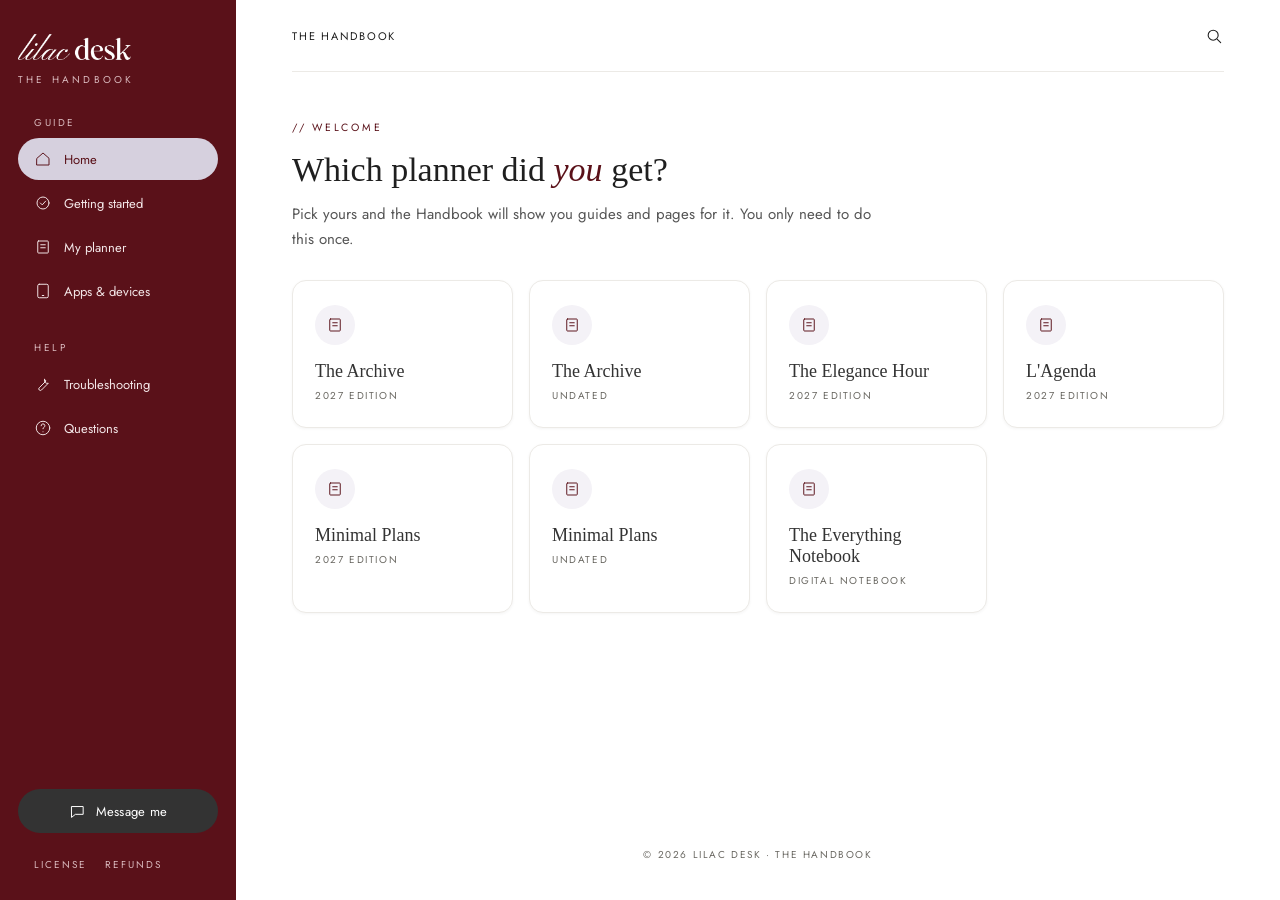
<file: index.html>
<!doctype html>
<html lang="en">
<head>
<meta charset="utf-8">
<meta name="viewport" content="width=device-width, initial-scale=1, viewport-fit=cover">
<title>The Handbook · Lilac Desk</title>
<meta name="description" content="Your guide to setting up and using your Lilac Desk planner.">
<meta name="theme-color" content="#5A1119">
<link rel="icon" href="images/favicon.png">
<link rel="preconnect" href="https://fonts.googleapis.com">
<link rel="preconnect" href="https://fonts.gstatic.com" crossorigin>
<link href="https://fonts.googleapis.com/css2?family=Jost:wght@300;400;500&display=swap" rel="stylesheet">
<!-- Loads the newest Handbook files every time, so updates show right after GitHub publishes -->
<script>window.HBV = Math.floor(Date.now() / 60000); document.write('<link rel="stylesheet" href="assets/css/handbook.css?v=' + window.HBV + '">');</script>
<noscript><link rel="stylesheet" href="assets/css/handbook.css"></noscript>
<!-- Analytics (Umami, no cookies): page views per planner, plus Handbook clicks as named events -->
<script>
window.hbTrack = function (name, data) {
  if (name === 'search') return; // typed searches fire on every keystroke, skip them
  try {
    var d = {}; for (var k in (data || {})) d[k] = String(data[k]).slice(0, 200);
    var p = new URLSearchParams(location.search).get('p');
    if (!p) { try { p = JSON.parse(localStorage.getItem('hb_product')); } catch (e) {} }
    if (p) d.planner = p;
    if (window.umami && window.umami.track) window.umami.track(name, d);
  } catch (e) {}
};
</script>
<script defer src="https://cloud.umami.is/script.js" data-website-id="7b0954ea-3201-42cd-af96-dba0755b734f"></script>
</head>
<body data-page="home">
<noscript><p style="padding:40px 24px;font-family:Georgia,serif">The Handbook needs JavaScript turned on. You can always reach me at <a href="https://lilacdesk.com/pages/contact">lilacdesk.com/pages/contact</a>.</p></noscript>
<script>document.write('<script src="assets/js/handbook.js?v=' + window.HBV + '"><\/script>');</script>
</body>
</html>
</file>
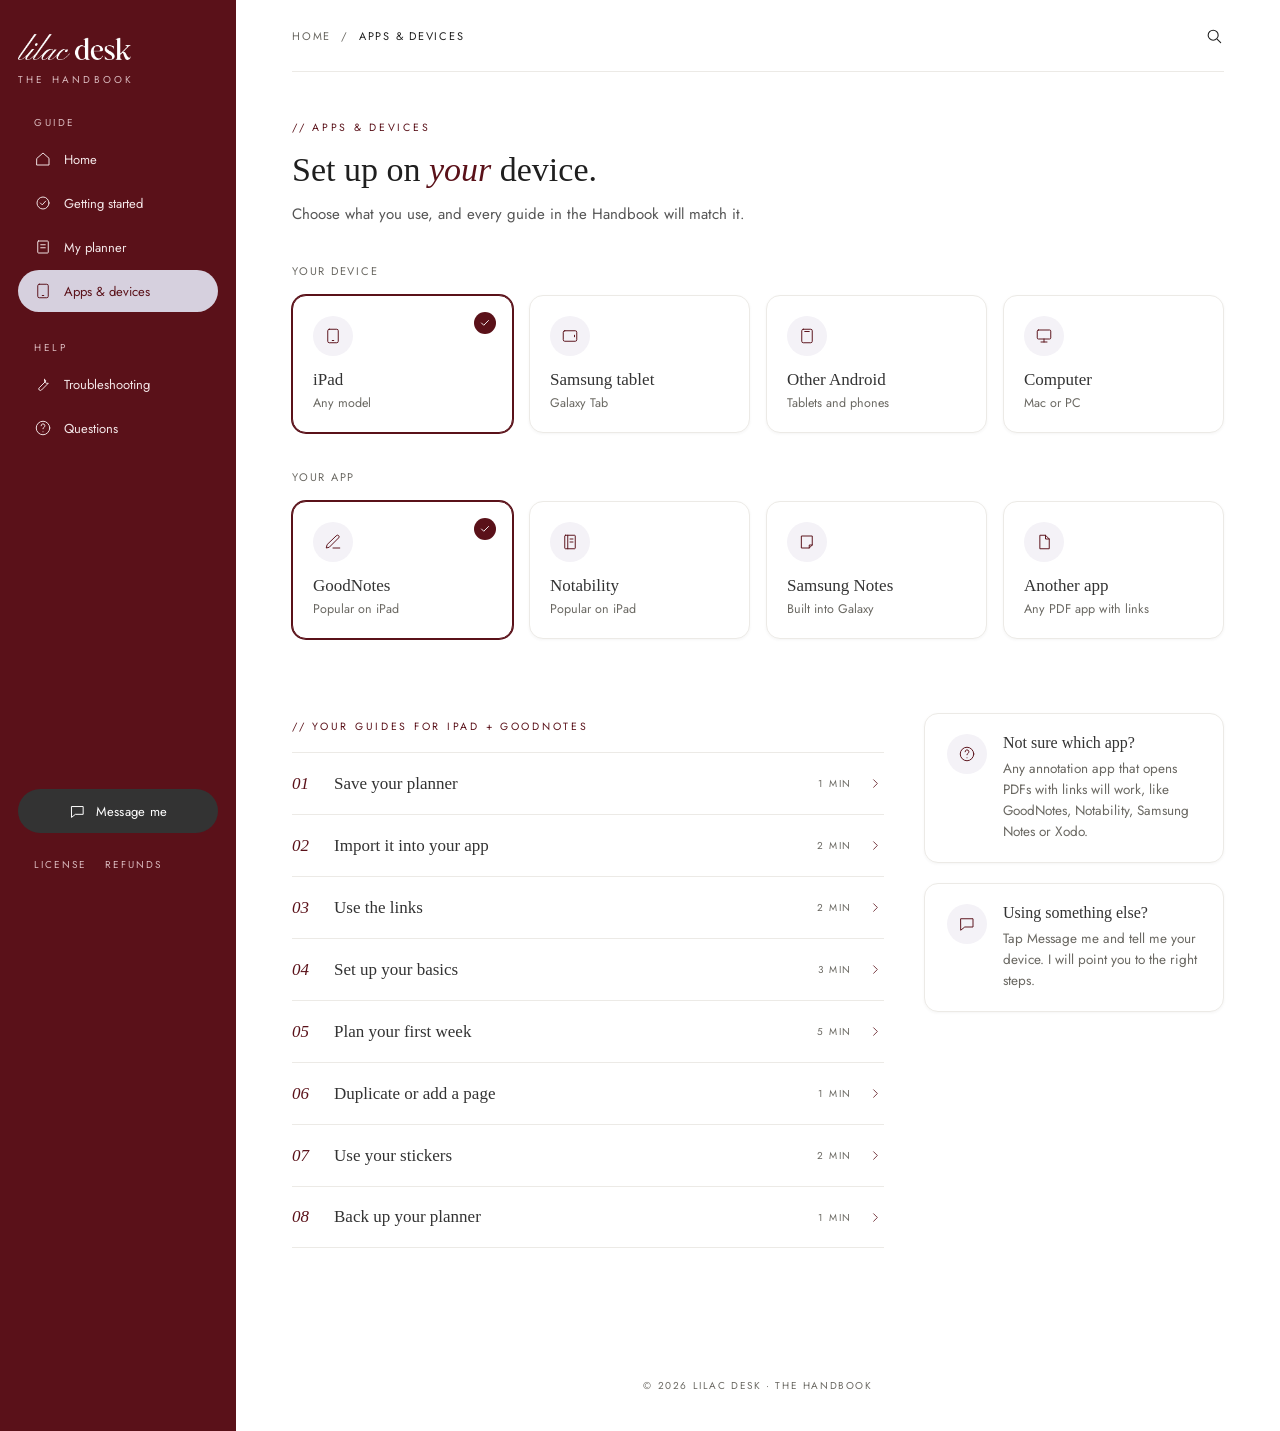
<file: apps.html>
<!doctype html>
<html lang="en">
<head>
<meta charset="utf-8">
<meta name="viewport" content="width=device-width, initial-scale=1, viewport-fit=cover">
<title>Apps & devices · The Handbook</title>
<meta name="description" content="Guides for your device and notes app.">
<meta name="theme-color" content="#5A1119">
<link rel="icon" href="images/favicon.png">
<link rel="preconnect" href="https://fonts.googleapis.com">
<link rel="preconnect" href="https://fonts.gstatic.com" crossorigin>
<link href="https://fonts.googleapis.com/css2?family=Jost:wght@300;400;500&display=swap" rel="stylesheet">
<!-- Loads the newest Handbook files every time, so updates show right after GitHub publishes -->
<script>window.HBV = Math.floor(Date.now() / 60000); document.write('<link rel="stylesheet" href="assets/css/handbook.css?v=' + window.HBV + '">');</script>
<noscript><link rel="stylesheet" href="assets/css/handbook.css"></noscript>
<!-- Analytics (Umami, no cookies): page views per planner, plus Handbook clicks as named events -->
<script>
window.hbTrack = function (name, data) {
  if (name === 'search') return; // typed searches fire on every keystroke, skip them
  try {
    var d = {}; for (var k in (data || {})) d[k] = String(data[k]).slice(0, 200);
    var p = new URLSearchParams(location.search).get('p');
    if (!p) { try { p = JSON.parse(localStorage.getItem('hb_product')); } catch (e) {} }
    if (p) d.planner = p;
    if (window.umami && window.umami.track) window.umami.track(name, d);
  } catch (e) {}
};
</script>
<script defer src="https://cloud.umami.is/script.js" data-website-id="7b0954ea-3201-42cd-af96-dba0755b734f"></script>
</head>
<body data-page="apps">
<noscript><p style="padding:40px 24px;font-family:Georgia,serif">The Handbook needs JavaScript turned on. You can always reach me at <a href="https://lilacdesk.com/pages/contact">lilacdesk.com/pages/contact</a>.</p></noscript>
<script>document.write('<script src="assets/js/handbook.js?v=' + window.HBV + '"><\/script>');</script>
</body>
</html>
</file>
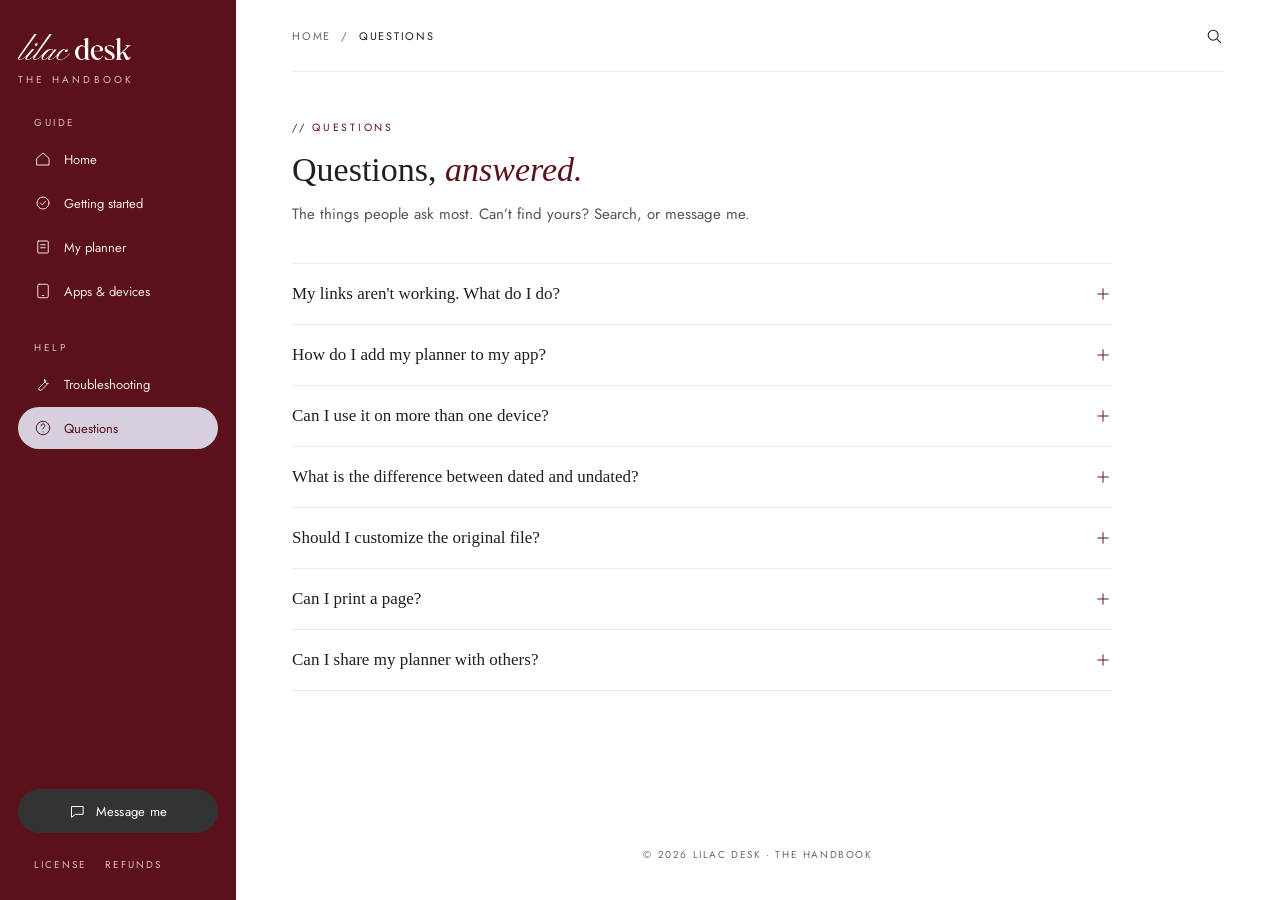
<file: faq.html>
<!doctype html>
<html lang="en">
<head>
<meta charset="utf-8">
<meta name="viewport" content="width=device-width, initial-scale=1, viewport-fit=cover">
<title>Questions · The Handbook</title>
<meta name="description" content="Answers to common questions about Lilac Desk planners.">
<meta name="theme-color" content="#5A1119">
<link rel="icon" href="images/favicon.png">
<link rel="preconnect" href="https://fonts.googleapis.com">
<link rel="preconnect" href="https://fonts.gstatic.com" crossorigin>
<link href="https://fonts.googleapis.com/css2?family=Jost:wght@300;400;500&display=swap" rel="stylesheet">
<!-- Loads the newest Handbook files every time, so updates show right after GitHub publishes -->
<script>window.HBV = Math.floor(Date.now() / 60000); document.write('<link rel="stylesheet" href="assets/css/handbook.css?v=' + window.HBV + '">');</script>
<noscript><link rel="stylesheet" href="assets/css/handbook.css"></noscript>
<!-- Analytics (Umami, no cookies): page views per planner, plus Handbook clicks as named events -->
<script>
window.hbTrack = function (name, data) {
  if (name === 'search') return; // typed searches fire on every keystroke, skip them
  try {
    var d = {}; for (var k in (data || {})) d[k] = String(data[k]).slice(0, 200);
    var p = new URLSearchParams(location.search).get('p');
    if (!p) { try { p = JSON.parse(localStorage.getItem('hb_product')); } catch (e) {} }
    if (p) d.planner = p;
    if (window.umami && window.umami.track) window.umami.track(name, d);
  } catch (e) {}
};
</script>
<script defer src="https://cloud.umami.is/script.js" data-website-id="7b0954ea-3201-42cd-af96-dba0755b734f"></script>
</head>
<body data-page="faq">
<noscript><p style="padding:40px 24px;font-family:Georgia,serif">The Handbook needs JavaScript turned on. You can always reach me at <a href="https://lilacdesk.com/pages/contact">lilacdesk.com/pages/contact</a>.</p></noscript>
<script>document.write('<script src="assets/js/handbook.js?v=' + window.HBV + '"><\/script>');</script>
</body>
</html>
</file>
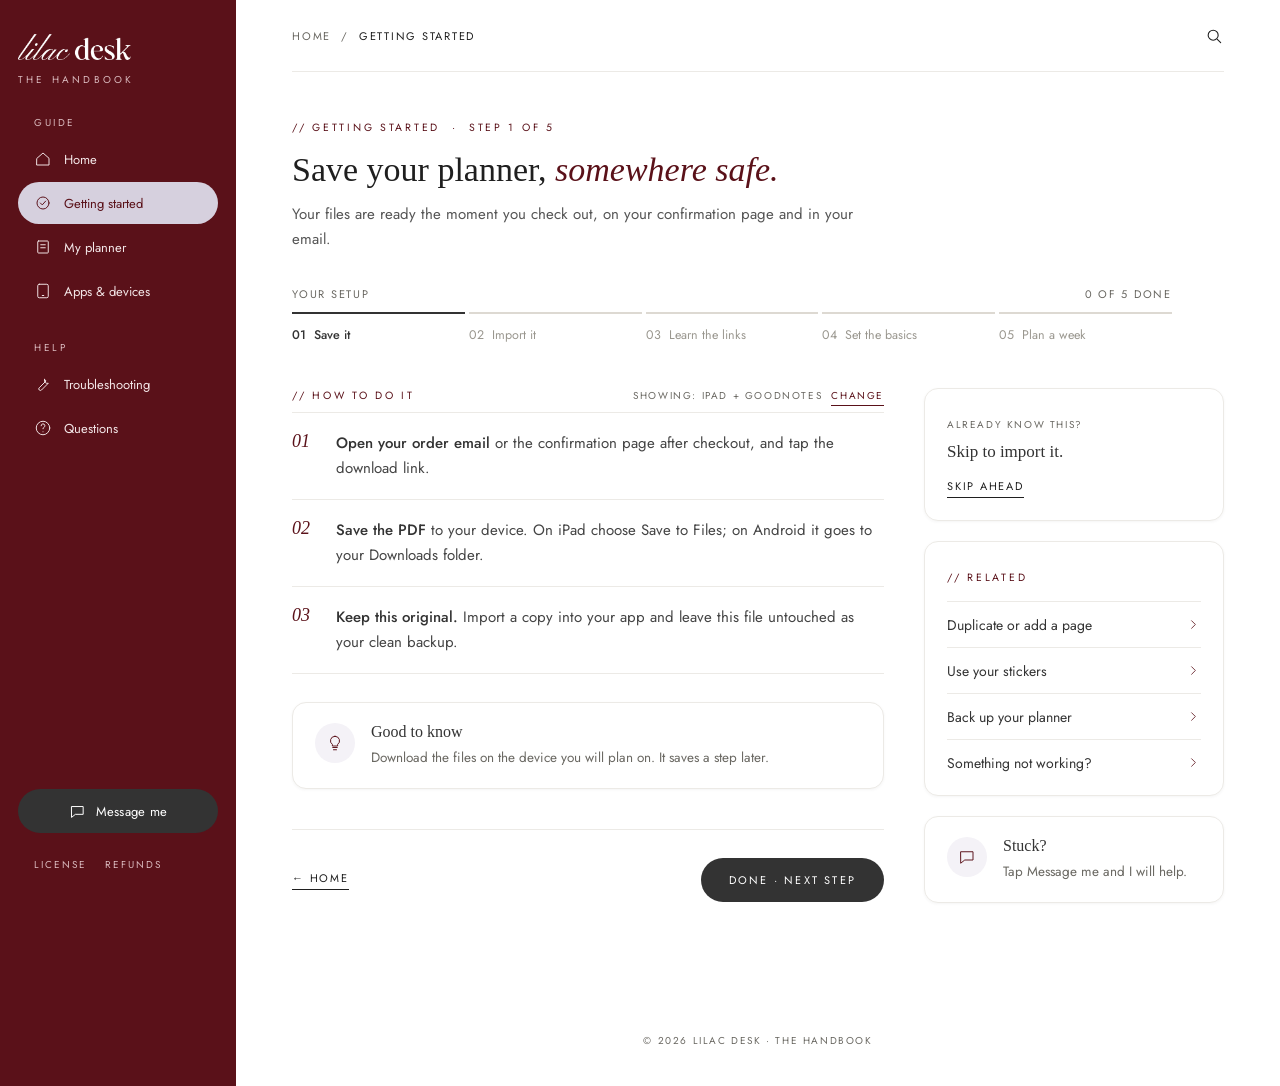
<file: guide.html>
<!doctype html>
<html lang="en">
<head>
<meta charset="utf-8">
<meta name="viewport" content="width=device-width, initial-scale=1, viewport-fit=cover">
<title>Getting started · The Handbook</title>
<meta name="description" content="Step-by-step setup for your Lilac Desk planner.">
<meta name="theme-color" content="#5A1119">
<link rel="icon" href="images/favicon.png">
<link rel="preconnect" href="https://fonts.googleapis.com">
<link rel="preconnect" href="https://fonts.gstatic.com" crossorigin>
<link href="https://fonts.googleapis.com/css2?family=Jost:wght@300;400;500&display=swap" rel="stylesheet">
<!-- Loads the newest Handbook files every time, so updates show right after GitHub publishes -->
<script>window.HBV = Math.floor(Date.now() / 60000); document.write('<link rel="stylesheet" href="assets/css/handbook.css?v=' + window.HBV + '">');</script>
<noscript><link rel="stylesheet" href="assets/css/handbook.css"></noscript>
<!-- Analytics (Umami, no cookies): page views per planner, plus Handbook clicks as named events -->
<script>
window.hbTrack = function (name, data) {
  if (name === 'search') return; // typed searches fire on every keystroke, skip them
  try {
    var d = {}; for (var k in (data || {})) d[k] = String(data[k]).slice(0, 200);
    var p = new URLSearchParams(location.search).get('p');
    if (!p) { try { p = JSON.parse(localStorage.getItem('hb_product')); } catch (e) {} }
    if (p) d.planner = p;
    if (window.umami && window.umami.track) window.umami.track(name, d);
  } catch (e) {}
};
</script>
<script defer src="https://cloud.umami.is/script.js" data-website-id="7b0954ea-3201-42cd-af96-dba0755b734f"></script>
</head>
<body data-page="guide">
<noscript><p style="padding:40px 24px;font-family:Georgia,serif">The Handbook needs JavaScript turned on. You can always reach me at <a href="https://lilacdesk.com/pages/contact">lilacdesk.com/pages/contact</a>.</p></noscript>
<script>document.write('<script src="assets/js/handbook.js?v=' + window.HBV + '"><\/script>');</script>
</body>
</html>
</file>
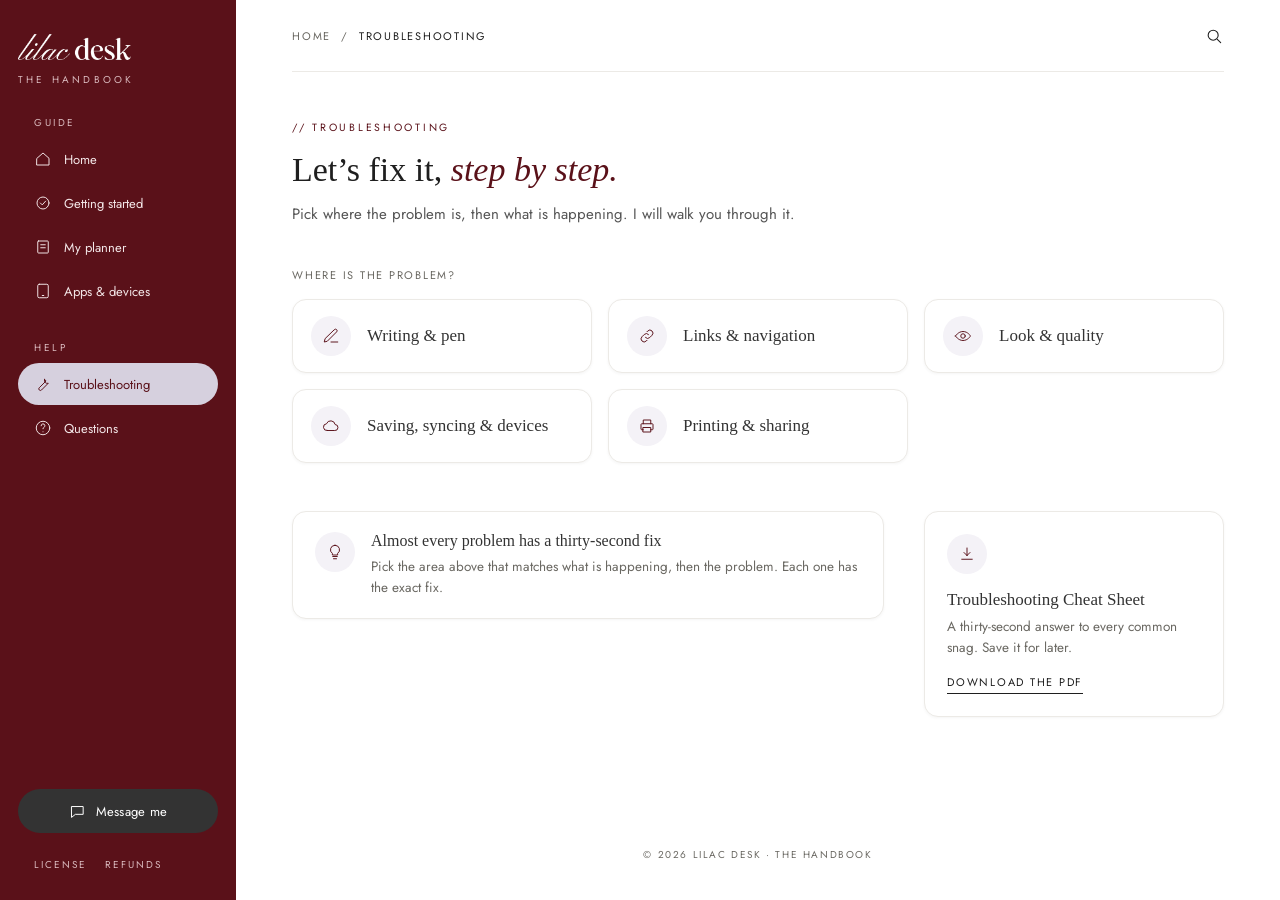
<file: help.html>
<!doctype html>
<html lang="en">
<head>
<meta charset="utf-8">
<meta name="viewport" content="width=device-width, initial-scale=1, viewport-fit=cover">
<title>Troubleshooting · The Handbook</title>
<meta name="description" content="Quick fixes for common planner problems.">
<meta name="theme-color" content="#5A1119">
<link rel="icon" href="images/favicon.png">
<link rel="preconnect" href="https://fonts.googleapis.com">
<link rel="preconnect" href="https://fonts.gstatic.com" crossorigin>
<link href="https://fonts.googleapis.com/css2?family=Jost:wght@300;400;500&display=swap" rel="stylesheet">
<!-- Loads the newest Handbook files every time, so updates show right after GitHub publishes -->
<script>window.HBV = Math.floor(Date.now() / 60000); document.write('<link rel="stylesheet" href="assets/css/handbook.css?v=' + window.HBV + '">');</script>
<noscript><link rel="stylesheet" href="assets/css/handbook.css"></noscript>
<!-- Analytics (Umami, no cookies): page views per planner, plus Handbook clicks as named events -->
<script>
window.hbTrack = function (name, data) {
  if (name === 'search') return; // typed searches fire on every keystroke, skip them
  try {
    var d = {}; for (var k in (data || {})) d[k] = String(data[k]).slice(0, 200);
    var p = new URLSearchParams(location.search).get('p');
    if (!p) { try { p = JSON.parse(localStorage.getItem('hb_product')); } catch (e) {} }
    if (p) d.planner = p;
    if (window.umami && window.umami.track) window.umami.track(name, d);
  } catch (e) {}
};
</script>
<script defer src="https://cloud.umami.is/script.js" data-website-id="7b0954ea-3201-42cd-af96-dba0755b734f"></script>
</head>
<body data-page="help">
<noscript><p style="padding:40px 24px;font-family:Georgia,serif">The Handbook needs JavaScript turned on. You can always reach me at <a href="https://lilacdesk.com/pages/contact">lilacdesk.com/pages/contact</a>.</p></noscript>
<script>document.write('<script src="assets/js/handbook.js?v=' + window.HBV + '"><\/script>');</script>
</body>
</html>
</file>
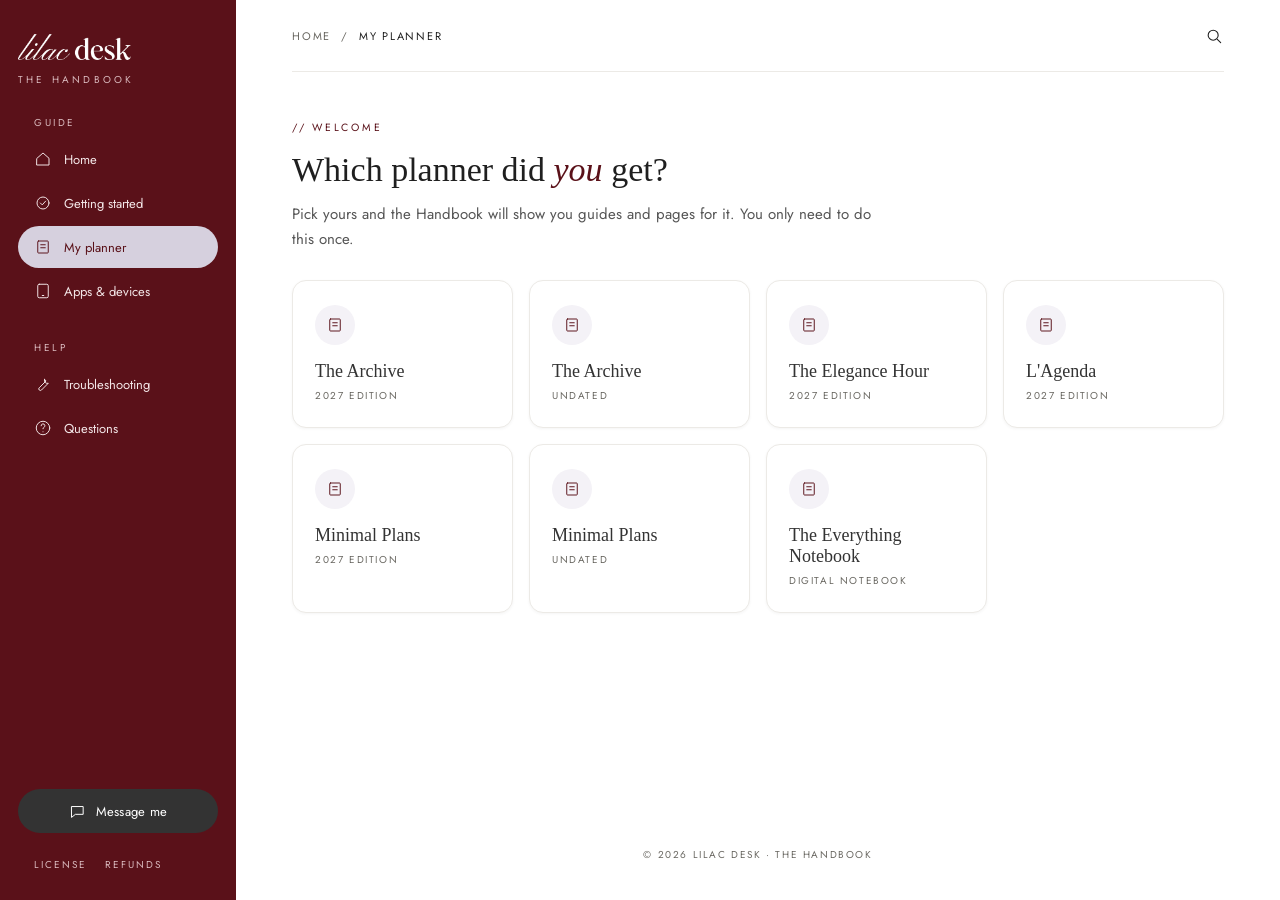
<file: planner.html>
<!doctype html>
<html lang="en">
<head>
<meta charset="utf-8">
<meta name="viewport" content="width=device-width, initial-scale=1, viewport-fit=cover">
<title>My planner · The Handbook</title>
<meta name="description" content="Every page in your planner, and where each link goes.">
<meta name="theme-color" content="#5A1119">
<link rel="icon" href="images/favicon.png">
<link rel="preconnect" href="https://fonts.googleapis.com">
<link rel="preconnect" href="https://fonts.gstatic.com" crossorigin>
<link href="https://fonts.googleapis.com/css2?family=Jost:wght@300;400;500&display=swap" rel="stylesheet">
<!-- Loads the newest Handbook files every time, so updates show right after GitHub publishes -->
<script>window.HBV = Math.floor(Date.now() / 60000); document.write('<link rel="stylesheet" href="assets/css/handbook.css?v=' + window.HBV + '">');</script>
<noscript><link rel="stylesheet" href="assets/css/handbook.css"></noscript>
<!-- Analytics (Umami, no cookies): page views per planner, plus Handbook clicks as named events -->
<script>
window.hbTrack = function (name, data) {
  if (name === 'search') return; // typed searches fire on every keystroke, skip them
  try {
    var d = {}; for (var k in (data || {})) d[k] = String(data[k]).slice(0, 200);
    var p = new URLSearchParams(location.search).get('p');
    if (!p) { try { p = JSON.parse(localStorage.getItem('hb_product')); } catch (e) {} }
    if (p) d.planner = p;
    if (window.umami && window.umami.track) window.umami.track(name, d);
  } catch (e) {}
};
</script>
<script defer src="https://cloud.umami.is/script.js" data-website-id="7b0954ea-3201-42cd-af96-dba0755b734f"></script>
</head>
<body data-page="planner">
<noscript><p style="padding:40px 24px;font-family:Georgia,serif">The Handbook needs JavaScript turned on. You can always reach me at <a href="https://lilacdesk.com/pages/contact">lilacdesk.com/pages/contact</a>.</p></noscript>
<script>document.write('<script src="assets/js/handbook.js?v=' + window.HBV + '"><\/script>');</script>
</body>
</html>
</file>
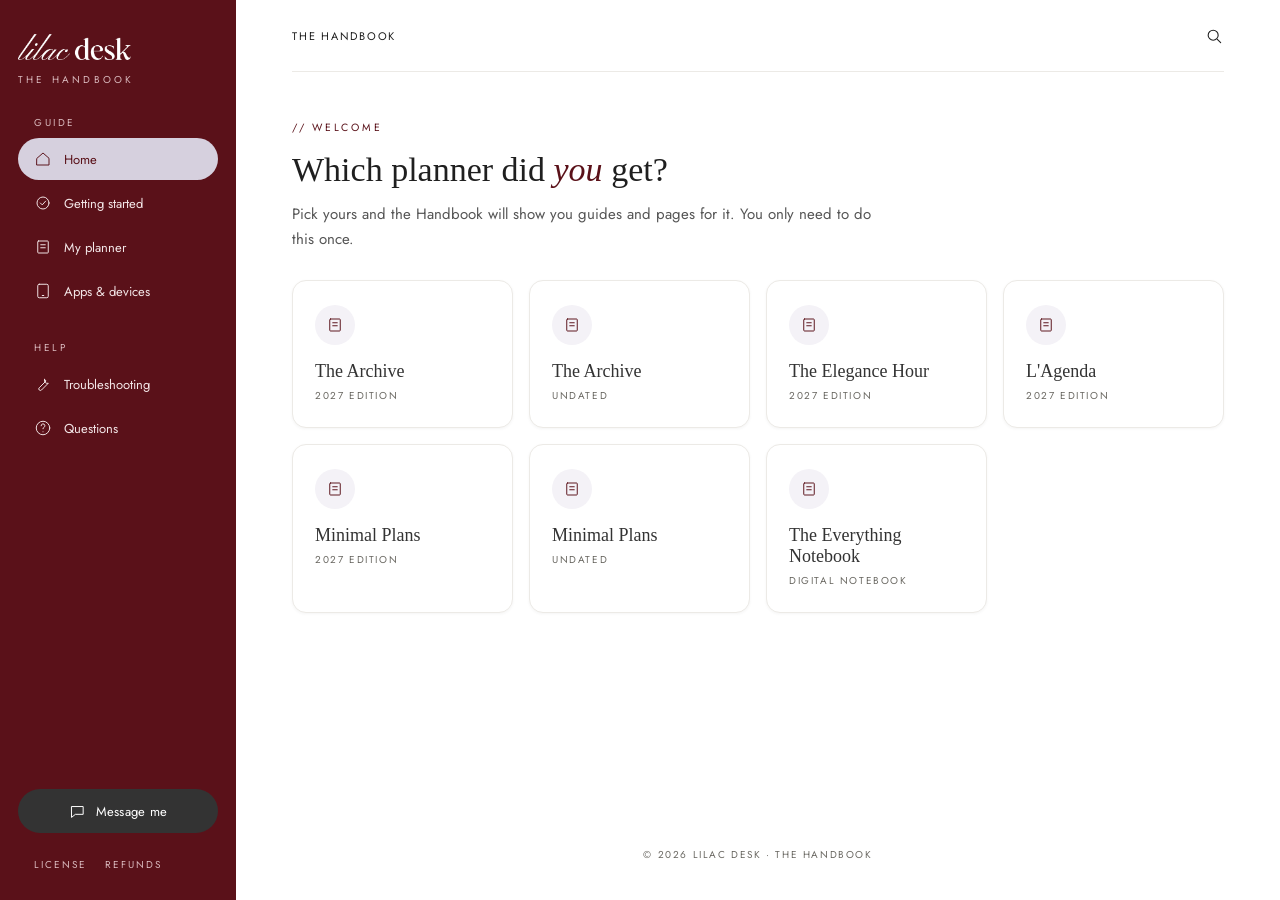
<file: videos.html>
<!doctype html>
<html lang="en">
<head>
<meta charset="utf-8">
<meta name="viewport" content="width=device-width, initial-scale=1, viewport-fit=cover">
<title>Videos · The Handbook</title>
<meta name="description" content="Short setup clips for your Lilac Desk planner.">
<meta name="theme-color" content="#5A1119">
<link rel="icon" href="images/favicon.png">
<link rel="preconnect" href="https://fonts.googleapis.com">
<link rel="preconnect" href="https://fonts.gstatic.com" crossorigin>
<link href="https://fonts.googleapis.com/css2?family=Jost:wght@300;400;500&display=swap" rel="stylesheet">
<!-- Loads the newest Handbook files every time, so updates show right after GitHub publishes -->
<script>window.HBV = Math.floor(Date.now() / 60000); document.write('<link rel="stylesheet" href="assets/css/handbook.css?v=' + window.HBV + '">');</script>
<noscript><link rel="stylesheet" href="assets/css/handbook.css"></noscript>
<!-- Analytics (Umami, no cookies): page views per planner, plus Handbook clicks as named events -->
<script>
window.hbTrack = function (name, data) {
  if (name === 'search') return; // typed searches fire on every keystroke, skip them
  try {
    var d = {}; for (var k in (data || {})) d[k] = String(data[k]).slice(0, 200);
    var p = new URLSearchParams(location.search).get('p');
    if (!p) { try { p = JSON.parse(localStorage.getItem('hb_product')); } catch (e) {} }
    if (p) d.planner = p;
    if (window.umami && window.umami.track) window.umami.track(name, d);
  } catch (e) {}
};
</script>
<script defer src="https://cloud.umami.is/script.js" data-website-id="7b0954ea-3201-42cd-af96-dba0755b734f"></script>
</head>
<body data-page="videos">
<noscript><p style="padding:40px 24px;font-family:Georgia,serif">The Handbook needs JavaScript turned on. You can always reach me at <a href="https://lilacdesk.com/pages/contact">lilacdesk.com/pages/contact</a>.</p></noscript>
<script>document.write('<script src="assets/js/handbook.js?v=' + window.HBV + '"><\/script>');</script>
</body>
</html>
</file>
<file: assets/css/handbook.css>
/* The Handbook · Lilac Desk */
:root{
  --burgundy:#5A1119; --burgundy-hover:#5C181E; --lilac:#D6D0DE; --lilac-soft:#F4F2F7;
  --ink:#333; --ink-dark:#1F1F1F; --body:#555; --muted:#6A6862; --faint:#9A978F;
  --line:#ECEAE6; --line-mid:#DDD9D2; --warm:#F5F2EE; --paper:#FAF8F7; --white:#fff;
  --serif:Georgia,'Times New Roman',serif; --sans:'Jost','Helvetica Neue',Arial,sans-serif;
  --side:236px;
}
*{box-sizing:border-box}
html{-webkit-text-size-adjust:100%}
body{margin:0;background:var(--white);color:var(--ink);font-family:var(--sans);font-weight:400;-webkit-font-smoothing:antialiased}
a{color:inherit;text-decoration:none}
button{font-family:var(--sans);cursor:pointer;background:none;border:0;padding:0;color:inherit;font-size:inherit}
img{max-width:100%;display:block}
h1,h2,h3{font-family:var(--serif);font-weight:400;margin:0;color:var(--ink-dark)}
h1 i,h2 i,.ser i{color:var(--burgundy)}
:focus-visible{outline:2px solid var(--burgundy);outline-offset:3px}
.sr{position:absolute;width:1px;height:1px;overflow:hidden;clip:rect(0 0 0 0);white-space:nowrap}

/* type helpers */
.ser{font-family:var(--serif)}
.lb{font-size:10.5px;letter-spacing:.26em;color:var(--burgundy);white-space:nowrap;text-transform:uppercase}
.cap{font-size:11px;letter-spacing:.16em;color:var(--muted);text-transform:uppercase}
.num{font-family:var(--serif);font-style:italic;color:var(--burgundy)}
.bd{font-size:15px;line-height:25px;color:var(--body)}
.ul{display:inline-block;white-space:nowrap;font-size:11px;letter-spacing:.16em;text-transform:uppercase;color:var(--ink-dark);border-bottom:1px solid var(--ink-dark);padding-bottom:3px}
.ul.bg{color:var(--burgundy);border-color:var(--burgundy)}

/* buttons */
.pill{white-space:nowrap;display:inline-flex;align-items:center;justify-content:center;gap:8px;min-height:44px;padding:0 28px;border-radius:22px;background:var(--ink);color:#fff;font-size:11px;letter-spacing:.2em;text-transform:uppercase;transition:background .15s}
.pill:hover{background:var(--burgundy-hover)}
.pill.ghost{background:#fff;color:var(--ink);border:1px solid var(--ink)}
.pill.ghost:hover{background:var(--lilac-soft)}
.pill.sm{min-height:40px;padding:0 22px}
.pill.full{width:100%}
.chipb{white-space:nowrap;display:inline-flex;align-items:center;min-height:34px;padding:0 16px;border:1px solid var(--line-mid);border-radius:17px;font-size:11px;letter-spacing:.14em;color:var(--ink);background:#fff}
.chipb.on{background:var(--ink);border-color:var(--ink);color:#fff}
.rb{width:40px;height:40px;border-radius:20px;border:1px solid var(--line-mid);display:flex;align-items:center;justify-content:center;color:var(--ink);flex:none;background:#fff}
.rb[disabled]{opacity:.35;cursor:default}

/* shell */
.shell{display:flex;min-height:100vh}
.sb{width:var(--side);flex:none;background:var(--burgundy)}
.sbin{position:sticky;top:0;height:100vh;padding:34px 18px 28px;display:flex;flex-direction:column;overflow-y:auto}
.sb .logo{height:26px;width:auto}
.sb .tag{margin-top:12px;font-size:10px;letter-spacing:.32em;color:#D9B9BD}
.gl{font-size:10px;letter-spacing:.26em;color:#D9B9BD;padding:0 16px;margin:28px 0 8px}
.ni{white-space:nowrap;display:flex;align-items:center;gap:12px;min-height:42px;padding:0 16px;border-radius:21px;font-size:13px;color:#F3E6E7;margin-bottom:2px}
.ni:hover{background:rgba(255,255,255,.08)}
.ni.on{background:var(--lilac);color:var(--burgundy)}
.sbchat{margin-top:auto;display:flex;align-items:center;justify-content:center;gap:10px;min-height:44px;padding:0 18px;border-radius:22px;background:#333;color:#fff;font-size:13px;letter-spacing:.02em;transition:background .15s}
.sbchat:hover{background:#000}
.sbchat[data-ldc-unread]::after{position:static;margin-left:2px;box-shadow:none}
.sbfoot{padding:24px 16px 0;display:flex;gap:18px;font-size:10px;letter-spacing:.2em;color:#D9B9BD}
.sbfoot a:hover{color:#fff}
.main{flex:1;min-width:0;display:flex;flex-direction:column}
.wrap{width:100%;max-width:1680px;padding:0 56px}
.content{flex:1;padding-bottom:96px}
.content.flush{padding-bottom:0}
.topbar{height:72px;display:flex;justify-content:space-between;align-items:center;gap:16px;border-bottom:1px solid var(--line)}
.ctx{display:flex;gap:10px;align-items:center;white-space:nowrap;overflow:hidden}
.ctx .cur{color:var(--ink-dark)}
.ctx a.chg{margin-left:6px;color:var(--burgundy);border-bottom:1px solid var(--burgundy);padding-bottom:2px}
.srchbtn{width:44px;height:44px;display:flex;align-items:center;justify-content:flex-end;color:var(--ink-dark)}
.foot{padding:28px 0 36px;text-align:center}
.foot .cap{font-size:10px}
.band{background:var(--ink);padding:44px 56px;text-align:center;color:#fff;font-size:12px;letter-spacing:.3em;line-height:22px;text-transform:uppercase}

/* mobile chrome */
.mtop,.tabbar{display:none}
.msg{position:fixed;right:28px;bottom:28px;z-index:30;display:inline-flex;align-items:center;gap:12px;min-height:54px;padding:0 26px;border-radius:27px;background:var(--ink);color:#fff;font-size:16px;letter-spacing:.02em;box-shadow:0 10px 28px -10px rgba(51,51,51,.55);white-space:nowrap;transition:background .15s}
.msg:hover{background:var(--burgundy-hover)}

/* cards */
.card{background:#fff;border:1px solid var(--line);border-radius:14px;box-shadow:0 1px 3px rgba(51,51,51,.05)}
.ecard{display:flex;flex-direction:column;padding:24px 22px;background:#fff;border:1px solid var(--line);border-radius:14px;box-shadow:0 1px 3px rgba(51,51,51,.05);color:var(--ink);transition:border-color .15s}
a.ecard:hover{border-color:var(--line-mid)}
.eico{width:40px;height:40px;border-radius:50%;background:var(--lilac-soft);color:var(--burgundy);display:flex;align-items:center;justify-content:center;flex:none}
.icard{display:flex;gap:16px;align-items:flex-start;padding:20px 22px}
.icard .t{display:block;font-family:var(--serif);font-size:16px;color:var(--ink)}
.icard .d{display:block;margin-top:6px;font-size:13.5px;line-height:21px;color:var(--muted)}

/* progress */
.bar{display:flex;gap:4px}
.bar span{flex:1;height:2px;background:var(--line-mid)}
.bar span.d{background:var(--burgundy)}
.bar span.c{background:var(--ink)}
.steps{display:grid;grid-template-columns:repeat(5,minmax(0,1fr));gap:4px;margin-top:10px}
.steps a{display:block;min-width:0;color:var(--faint)}
.steps a .b{display:block;height:2px;background:var(--line-mid)}
.steps a .t{display:block;margin-top:12px;font-size:12.5px;white-space:nowrap;overflow:hidden;text-overflow:ellipsis}
.steps a.dn{color:var(--burgundy)}.steps a.dn .b{background:var(--burgundy)}
.steps a.cur{color:var(--ink);font-weight:500}.steps a.cur .b{background:var(--ink)}

/* page header */
.ph{padding:48px 0 0}
.ph h1{margin-top:14px;font-size:34px;line-height:41px}
.ph p{margin:12px 0 0;max-width:600px}
.sec{margin-top:72px}
.sech{display:flex;justify-content:space-between;align-items:baseline;gap:16px;margin-bottom:20px}

/* home */
.hero{display:grid;grid-template-columns:minmax(0,1fr) minmax(240px,38%);gap:48px;align-items:center;padding:52px 0 0}
.hero .img{height:360px;border-radius:6px;background:#EEE center/cover no-repeat}
.ess{display:grid;grid-template-columns:repeat(4,minmax(0,1fr));gap:18px}
.ess .t{margin-top:20px;font-family:var(--serif);font-size:19px;line-height:24px;color:var(--ink)}
.ess .d{margin-top:10px;font-size:13.5px;line-height:21px;color:var(--muted)}
.ess .r{margin-top:auto;padding-top:18px;font-size:11px;letter-spacing:.16em;color:var(--burgundy);white-space:nowrap}
.qa{display:grid;grid-template-columns:minmax(200px,32%) minmax(0,1fr);gap:48px}
details{border-top:1px solid var(--line)}
details:last-child{border-bottom:1px solid var(--line)}
summary{list-style:none;display:flex;align-items:center;justify-content:space-between;gap:16px;min-height:60px;padding:10px 0;cursor:pointer;font-family:var(--serif);font-size:17px;color:var(--ink-dark)}
summary::-webkit-details-marker{display:none}
summary .px{color:var(--burgundy);display:flex;transition:transform .2s;flex:none}
details[open] summary .px{transform:rotate(45deg)}
details .ans{padding:0 44px 20px 0;font-size:14.5px;line-height:24px;color:var(--body)}
.chooser{display:grid;grid-template-columns:repeat(auto-fill,minmax(220px,1fr));gap:16px;margin-top:28px}
.chooser a .t{font-family:var(--serif);font-size:18px;color:var(--ink)}

/* guide */
.gl2{display:grid;grid-template-columns:minmax(0,1fr) 300px;gap:40px;margin-top:44px;align-items:start}
.clip{border-radius:8px;background:var(--warm);aspect-ratio:16/10;display:flex;flex-direction:column;align-items:center;justify-content:center;gap:14px;overflow:hidden}
.clip video{width:100%;height:100%;object-fit:cover;background:#000}
.play{width:64px;height:64px;border-radius:32px;background:var(--ink);color:#fff;display:flex;align-items:center;justify-content:center}
.ins{display:flex;gap:18px;padding:18px 0;border-top:1px solid var(--line)}
.ins:last-child{border-bottom:1px solid var(--line)}
.ins .n{font-family:var(--serif);font-style:italic;font-size:18px;color:var(--burgundy);width:26px;flex:none}
.ins .x{font-size:15px;line-height:25px;color:#444}
.ins b{font-weight:500;color:var(--ink)}
.side{display:flex;flex-direction:column;gap:20px;position:sticky;top:24px}
.rel a{display:flex;justify-content:space-between;align-items:center;gap:12px;min-height:46px;border-top:1px solid var(--line);font-size:14px;color:var(--ink)}
.navrow{display:flex;flex-wrap:wrap;align-items:center;justify-content:space-between;gap:18px;margin-top:40px;padding-top:28px;border-top:1px solid var(--line)}

/* planner page map */
.pbar{display:flex;flex-wrap:wrap;align-items:center;justify-content:space-between;gap:14px 24px;padding:16px 0;border-top:1px solid var(--line);border-bottom:1px solid var(--line)}
.pbar .pg{display:flex;align-items:center;gap:14px}
.apl{display:inline-flex;align-items:center;gap:10px;min-height:40px;padding:0 18px;border-radius:20px;border:1px solid var(--ink);font-size:11px;letter-spacing:.2em;color:var(--ink);white-space:nowrap;background:#fff}
.apl[aria-expanded=true]{background:var(--ink);color:#fff}
.apn{padding:26px 0 28px;border-bottom:1px solid var(--line)}
.apw{display:grid;grid-template-columns:repeat(auto-fill,minmax(190px,1fr));gap:32px 40px}
.apg .h{font-size:10px;letter-spacing:.16em;color:var(--muted);padding-bottom:10px;border-bottom:1px solid var(--ink);text-transform:uppercase}
.apt{display:flex;align-items:baseline;gap:14px;width:100%;min-height:40px;padding:10px 0;border-bottom:1px solid var(--line);color:var(--ink);text-align:left}
.apt .pn2{font-family:var(--serif);font-style:italic;font-size:13px;color:var(--faint);width:20px;flex:none}
.apt .nm{font-size:14px}
.apt.on .pn2,.apt.on .nm{color:var(--burgundy)}
.apt.on .nm{font-family:var(--serif);font-style:italic;font-size:15px}
.mg{display:grid;grid-template-columns:minmax(0,1.15fr) minmax(0,1fr);gap:28px;align-items:start;margin-top:32px}
.viewer{padding:18px}
.page{position:relative;aspect-ratio:3/4;border-radius:6px;background:var(--warm);overflow:visible}
.page.land{aspect-ratio:4/3}
.mg.land{grid-template-columns:minmax(0,1.7fr) minmax(0,1fr)}
@media (max-width:1180px){.mg.land{grid-template-columns:1fr}}
@media (max-width:899px){.page.land .dot{width:22px;height:22px;margin:-11px 0 0 -11px;font-size:11px;border-width:1.5px}}
.page img{width:100%;height:100%;object-fit:contain;border-radius:6px;border:1px solid var(--line)}
.dot{position:absolute;width:30px;height:30px;margin:-15px 0 0 -15px;border-radius:15px;background:var(--burgundy);color:#fff;font-family:var(--serif);font-style:italic;font-size:14px;display:flex;align-items:center;justify-content:center;border:2px solid #fff;box-shadow:0 2px 6px rgba(0,0,0,.2);z-index:2}
.dot.on{box-shadow:0 0 0 6px rgba(90,17,25,.22),0 2px 6px rgba(0,0,0,.2)}
.pop{position:absolute;z-index:4;background:#fff;border:1px solid var(--line);border-radius:12px;padding:10px 16px;box-shadow:0 10px 26px rgba(51,51,51,.16);white-space:nowrap;transform:translateY(-50%);pointer-events:none}
.pop .l{font-family:var(--serif);font-size:14px;color:var(--ink-dark)}
.pop .g{margin-top:3px;font-size:10px;letter-spacing:.14em;color:var(--muted);text-transform:uppercase}
.lr{border-top:1px solid var(--line);padding:0 22px;color:var(--ink)}
.lrh{display:block;width:100%;text-align:left;padding:16px 0}
.lr .det{padding-bottom:18px}
.lr.on{background:var(--paper)}
.lr .row{display:flex;gap:14px;align-items:center}
.nn{width:28px;height:28px;border-radius:14px;border:1px solid var(--line-mid);display:flex;align-items:center;justify-content:center;font-family:var(--serif);font-style:italic;font-size:13px;color:var(--burgundy);flex:none}
.lr.on .nn{background:var(--burgundy);border-color:var(--burgundy);color:#fff}
.det{padding:12px 0 2px 42px}
.det p{margin:0 0 14px;font-size:14px;line-height:22px;color:var(--body)}
.helpful{display:flex;gap:10px;align-items:center;margin-top:14px;flex-wrap:wrap}
.tips{display:grid;grid-template-columns:repeat(3,minmax(0,1fr));gap:18px}

/* selectors */
.chs{display:grid;grid-template-columns:repeat(4,minmax(0,1fr));gap:16px}
.ch{position:relative;display:flex;flex-direction:column;gap:14px;padding:20px;background:#fff;border:1px solid var(--line);border-radius:14px;box-shadow:0 1px 3px rgba(51,51,51,.05);cursor:pointer;color:var(--ink);text-align:left;min-width:0}
.ch .t{display:block;font-family:var(--serif);font-size:17px;white-space:nowrap}
.ch .s{display:block;margin-top:4px;font-size:12.5px;color:var(--muted)}
.ch .tk{position:absolute;top:16px;right:16px;width:22px;height:22px;border-radius:11px;background:var(--burgundy);color:#fff;display:none;align-items:center;justify-content:center}
.ch[aria-pressed=true]{border-color:var(--burgundy);box-shadow:0 0 0 1px var(--burgundy)}
.ch[aria-pressed=true] .tk{display:flex}
.ch.row{flex-direction:row;align-items:center;gap:16px;padding:16px 18px}
.ch.row .tk{display:none!important}
.saved{display:flex;align-items:center;gap:10px;margin-top:18px;color:var(--burgundy)}
.gr{display:grid;grid-template-columns:26px minmax(0,1fr) auto 16px;gap:16px;align-items:center;min-height:62px;border-top:1px solid var(--line);color:var(--ink)}
.gr:last-child{border-bottom:1px solid var(--line)}

/* help */
.prob{display:flex;justify-content:space-between;align-items:center;gap:12px;width:100%;min-height:56px;border-top:1px solid var(--line);font-family:var(--serif);font-size:16px;color:var(--ink);text-align:left}
.prob:last-child{border-bottom:1px solid var(--line)}
.prob.on{color:var(--burgundy);font-style:italic}

/* videos */
.vt{display:flex;gap:30px;border-bottom:1px solid var(--line);overflow-x:auto;scrollbar-width:none}
.vt button{white-space:nowrap;padding:0 0 14px;margin-bottom:-1px;border-bottom:1.5px solid transparent;font-size:11px;letter-spacing:.2em;color:#8A877F;text-transform:uppercase}
.vt button.on{color:var(--ink);font-weight:500;border-bottom-color:var(--burgundy)}
.vgrid{display:grid;grid-template-columns:repeat(3,minmax(0,1fr));gap:32px 24px;margin-top:32px}
.vth{position:relative;aspect-ratio:16/10;border-radius:10px;background:var(--warm);display:flex;align-items:center;justify-content:center}
.vth .pb{width:46px;height:46px;border-radius:23px;background:var(--ink);color:#fff;display:flex;align-items:center;justify-content:center}
.vth .du{position:absolute;right:10px;bottom:10px;background:#fff;border-radius:11px;padding:3px 9px;font-size:10.5px;letter-spacing:.08em}
.vth .wd{position:absolute;left:10px;top:10px;background:var(--burgundy);color:#fff;border-radius:11px;padding:3px 9px;font-size:9.5px;letter-spacing:.14em}
.vth .cs{position:absolute;left:10px;top:10px;background:#fff;border-radius:11px;padding:3px 9px;font-size:9.5px;letter-spacing:.14em;color:var(--muted)}
.feat{margin-top:36px;padding:16px;display:grid;grid-template-columns:minmax(0,1.3fr) minmax(0,1fr);gap:32px;align-items:center}

/* search */
.search{position:fixed;inset:0;z-index:50;background:rgba(31,31,31,.28);display:none}
.search.open{display:block}
.spanel{max-width:640px;margin:72px auto 0;background:#fff;border-radius:14px;box-shadow:0 20px 60px rgba(0,0,0,.2);overflow:hidden}
.sfield{display:flex;align-items:center;gap:12px;padding:0 20px;border-bottom:1px solid var(--line)}
.sfield input{flex:1;min-height:60px;border:0;outline:0;font-family:var(--sans);font-size:16px;color:var(--ink);background:transparent}
.sres{max-height:60vh;overflow-y:auto}
.sres a{display:block;padding:14px 20px;border-bottom:1px solid var(--line)}
.sres a:hover,.sres a:focus{background:var(--paper);outline:0}
.sres .k{font-size:9.5px;letter-spacing:.16em;color:var(--muted);text-transform:uppercase}
.sres .t{display:block;margin-top:3px;font-family:var(--serif);font-size:16px;color:var(--ink)}
.sempty{padding:22px 20px;font-size:14px;color:var(--muted)}

/* narrower desktop */
@media (max-width:1180px){
  .wrap{padding:0 40px}
  .ess{grid-template-columns:repeat(2,minmax(0,1fr))}
  .gl2{grid-template-columns:minmax(0,1fr) 260px}
  .chs{grid-template-columns:repeat(2,minmax(0,1fr))}
}

/* phone + small tablet */
@media (max-width:899px){
  .sb,.topbar .srchbtn{display:none}
  .mtop{display:flex;position:sticky;top:0;z-index:20;height:58px;padding:0 8px 0 20px;align-items:center;justify-content:space-between;background:var(--burgundy)}
  .mtop .logo{height:20px;width:auto}
  .mtop .srchbtn{display:flex;color:#fff;justify-content:center}
  .tabbar{display:flex;position:fixed;left:0;right:0;bottom:0;z-index:20;height:calc(68px + env(safe-area-inset-bottom));padding:6px 0 env(safe-area-inset-bottom);background:#fff;border-top:1px solid var(--line)}
  .tabbar a{flex:1;display:flex;flex-direction:column;align-items:center;justify-content:center;gap:4px;color:var(--muted);font-size:10px;letter-spacing:.12em;white-space:nowrap}
  .tabbar .pi{width:56px;height:30px;border-radius:15px;display:flex;align-items:center;justify-content:center}
  .tabbar a.on{color:var(--burgundy)}.tabbar a.on .pi{background:var(--lilac)}
  .msg{right:16px;bottom:calc(84px + env(safe-area-inset-bottom));min-height:48px;padding:0 20px;font-size:14px}
  .content{padding-bottom:48px}
  .content.flush{padding-bottom:0}
  .foot{padding-bottom:calc(150px + env(safe-area-inset-bottom))}
  .wrap{padding:0 20px}
  .topbar{height:auto;min-height:46px;padding:12px 0}
  .topbar .ctx{font-size:10px}
  .band{padding:28px 20px;font-size:10.5px;letter-spacing:.24em}
  .ph{padding:26px 0 0}
  .ph h1{font-size:27px;line-height:33px}
  .bd{font-size:14px;line-height:23px}
  .sec{margin-top:40px}
  .hero{grid-template-columns:1fr;gap:0;padding:18px 0 0}
  .hero .img{order:-1;height:200px;border-radius:10px;margin-bottom:26px}
  .hero .acts{flex-direction:column;align-items:stretch!important}
  .hero .acts .pill{width:100%}
  .hero .skip{align-items:center!important}
  .esswrap{margin:40px -20px 0;padding:32px 20px 34px;background:var(--lilac)}
  .esswrap .sec{margin-top:0}
  .ess{gap:12px}
  .ess .ecard{padding:16px}
  .ess .eico{width:34px;height:34px}
  .ess .t{margin-top:14px;font-size:16px;white-space:nowrap}
  .ess .d{font-size:12.5px;line-height:18px;margin-top:6px}
  .ess .r{font-size:10px;padding-top:12px}
  .qa{grid-template-columns:1fr;gap:14px}
  summary{font-size:15px;min-height:54px}
  .gl2,.mg{grid-template-columns:1fr;gap:20px}
  .side{position:static}
  .steps a .t{font-size:0}
  .steps a.cur .t{font-size:12.5px;overflow:visible;position:relative;z-index:1}
  .tips{grid-template-columns:1fr;gap:12px}
  .chs{gap:12px}
  .ch{padding:16px;gap:12px}
  .ch .t{font-size:15px}
  .ch.row{padding:14px;gap:12px}
  .ch.row .t{white-space:normal;font-size:14px;line-height:18px}
  .vgrid{grid-template-columns:1fr 1fr;gap:22px 12px}
  .feat{grid-template-columns:1fr;gap:12px;padding:12px}
  .vt{gap:22px}
  .dot{width:26px;height:26px;margin:-13px 0 0 -13px;font-size:12px}
  .viewer{padding:10px}
  .lr{padding:0 16px}
  .lrh{padding:14px 0}
  .det{padding-left:40px}
  .spanel{margin:0;border-radius:0;max-width:none}
  .navrow{flex-direction:column-reverse;align-items:stretch}
  .navrow .pill{width:100%}
}
@media (max-width:420px){
  .ctx .hide-s{display:none}
}
.mtopr{display:flex;align-items:center}
.chatbtn{position:relative}
body .chatbtn[data-ldc-unread]::after{box-sizing:border-box;top:5px;right:1px;min-width:17px;height:17px;padding:0 4px;border-radius:9px;line-height:17px;font-size:10px;background:var(--lilac);color:var(--ink-dark);box-shadow:none}
/* live chat: lilac header and lilac unread counts in the Handbook (less red) */
body .ldc-head{background:var(--lilac);color:var(--ink-dark)}
body .ldc-sub{color:var(--body)}
body .ldc-x{color:var(--ink-dark)}
body [data-ldc-unread]::after{background:var(--lilac);color:var(--ink-dark)}
/* live chat window: opens beside the sidebar on desktop, under the header on phones */
@media (min-width:900px){
  body .ldc.nobtn{left:calc(var(--side) + 18px);right:auto;bottom:18px}
  body .ldc.nobtn .ldc-win{left:0;right:auto}
  body .ldc.nobtn .ldc-peek{left:0;right:auto;bottom:0;border-radius:16px 16px 16px 4px}
}
@media (max-width:899px){
  body .ldc.nobtn .ldc-peek{position:fixed;top:66px;right:10px;bottom:auto;left:auto;border-radius:16px 4px 16px 16px}
}
.mapcard{margin-top:28px;padding:26px 26px 28px;background:var(--lilac-soft);border-color:var(--lilac)}
.mapcard .ser{margin-top:10px;font-size:21px;color:var(--ink-dark)}
.mapcard .bd{margin:8px 0 18px;max-width:520px}
@media (max-width:899px){.mapcard .pill{width:100%}}
@media print{.sb,.mtop,.tabbar,.msg,.search{display:none!important}}
</file>
